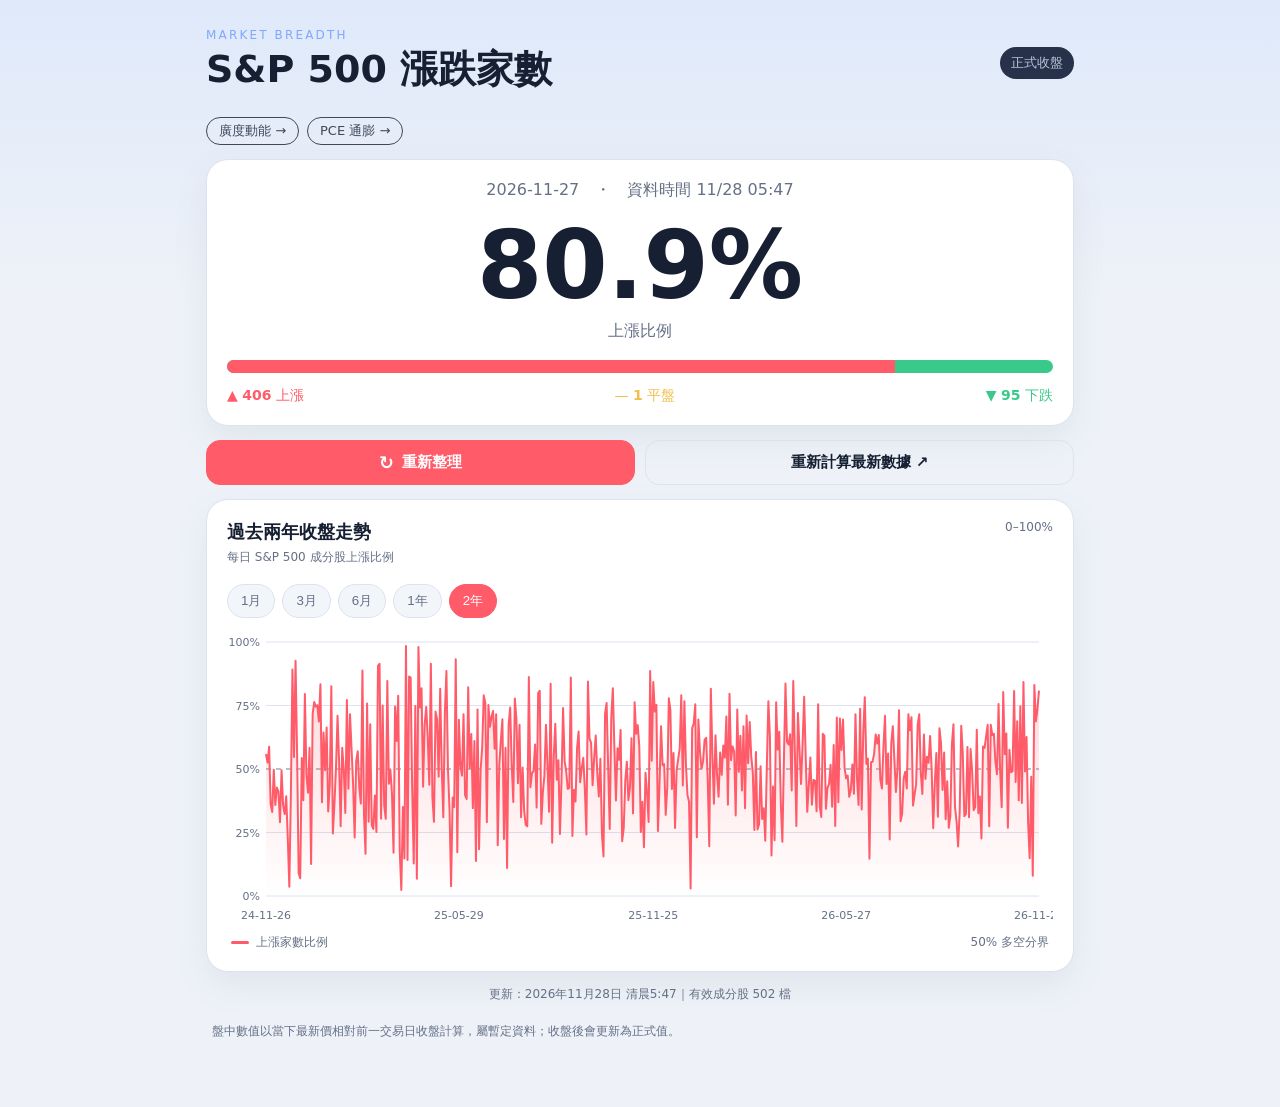
<file: docs/index.html>
<!doctype html>
<html lang="zh-Hant">
<head>
  <meta charset="utf-8">
  <meta name="viewport" content="width=device-width,initial-scale=1,viewport-fit=cover">
  <meta name="theme-color" content="#0b1020">
  <title>S&P 500 漲跌家數</title>
  <link rel="stylesheet" href="style.css">
</head>
<body>
  <main>
    <header><div><p class="eyebrow">MARKET BREADTH</p><h1>S&P 500 漲跌家數</h1></div><span id="badge">讀取中</span></header>
    <nav style="margin:0 0 12px;display:flex;gap:8px;flex-wrap:wrap"><a href="mcclellan.html" style="display:inline-block;font-size:13px;color:inherit;opacity:.8;text-decoration:none;padding:4px 12px;border-radius:999px;border:1px solid currentColor">廣度動能 →</a><a href="pce.html" style="display:inline-block;font-size:13px;color:inherit;opacity:.8;text-decoration:none;padding:4px 12px;border-radius:999px;border:1px solid currentColor">PCE 通膨 →</a></nav>
    <section class="hero card">
      <p id="session">—</p>
      <div class="score"><strong id="upPct">—</strong><span>上漲比例</span></div>
      <div class="bar"><i id="upBar"></i></div>
      <div class="counts"><span class="up">▲ <b id="up">—</b> 上漲</span><span class="flat">— <b id="flat">—</b> 平盤</span><span class="down">▼ <b id="down">—</b> 下跌</span></div>
    </section>
    <div class="actions">
      <button id="refreshBtn" type="button"><span class="ico" aria-hidden="true">↻</span><span id="refreshTxt">重新整理</span></button>
      <a id="runLink" target="_blank" rel="noopener" hidden>重新計算最新數據 ↗</a>
    </div>
    <p id="refreshNote" class="refresh-note" hidden>「重新計算」會到 GitHub 執行一次更新（需登入），約 2 分鐘算完；之後回來按「重新整理」就會看到新數字。</p>
    <section class="card chart-card">
      <div class="section-title"><div><h2 id="chartTitle">過去兩年收盤走勢</h2><p>每日 S&amp;P 500 成分股上漲比例</p></div><span>0–100%</span></div>
      <div class="ranges" role="group" aria-label="線圖期間"><button data-days="31">1月</button><button data-days="93">3月</button><button data-days="186">6月</button><button data-days="366">1年</button><button class="active" data-days="731">2年</button></div>
      <div class="chart-wrap"><canvas id="chart" height="300"></canvas><div id="tooltip" class="tooltip" hidden></div></div>
      <div class="legend"><i></i><span>上漲家數比例</span><em>50% 多空分界</em></div>
    </section>
    <p id="updated" class="updated">等待資料…</p>
    <p class="note">盤中數值以當下最新價相對前一交易日收盤計算，屬暫定資料；收盤後會更新為正式值。</p>
  </main>
  <script src="app.js"></script>
</body>
</html>
</file>
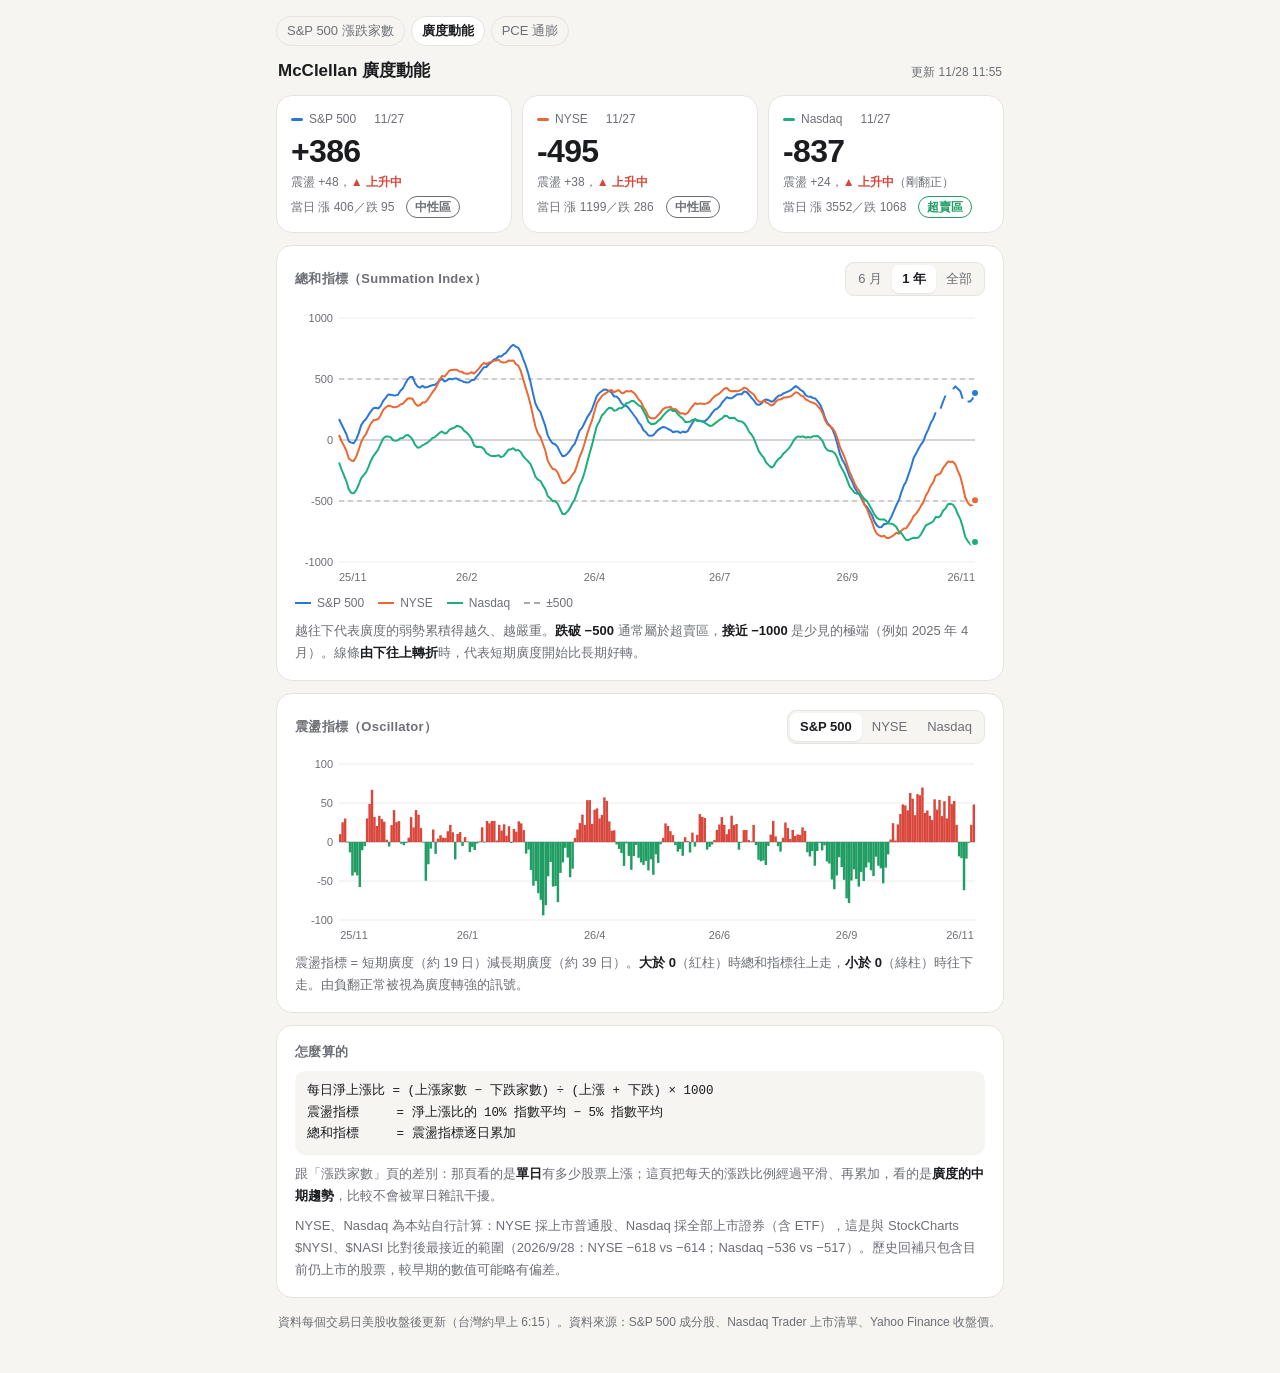
<file: docs/mcclellan.html>
<!DOCTYPE html>
<html lang="zh-Hant">
<head>
<meta charset="utf-8">
<meta name="viewport" content="width=device-width, initial-scale=1, viewport-fit=cover">
<meta name="theme-color" content="#f6f5f2" media="(prefers-color-scheme: light)">
<meta name="theme-color" content="#131417" media="(prefers-color-scheme: dark)">
<meta name="apple-mobile-web-app-capable" content="yes">
<meta name="apple-mobile-web-app-title" content="廣度動能">
<title>McClellan 廣度動能</title>
<link rel="icon" href="data:image/svg+xml,<svg xmlns='http://www.w3.org/2000/svg' viewBox='0 0 32 32'><rect width='32' height='32' rx='7' fill='%23eb6834'/><path d='M5 20c4 0 5-10 9-10s4 12 8 12 4-8 5-8' stroke='white' stroke-width='3' fill='none' stroke-linecap='round'/></svg>">
<style>
  :root {
    --bg: #f6f5f2; --card: #ffffff; --ink: #1b1c1f; --muted: #6d6f76; --line: #e6e4df;
    --grid: #ecebe7; --ref: #a9a8a3; --s1: #2a78d6; --s2: #eb6834; --s3: #1baf7a;
    --hot: #d9463b; --cool: #1f9d62; --warn-bg: #fff3d6; --warn-ink: #8a5a00; --ok-bg: #eceef3; --ok-ink: #474a52;
  }
  @media (prefers-color-scheme: dark) {
    :root:not([data-theme="light"]) {
      --bg: #131417; --card: #1c1d21; --ink: #ecedef; --muted: #979aa2; --line: #2b2d33;
      --grid: #26282d; --ref: #6c6e75; --s1: #3987e5; --s2: #d95926; --s3: #199e70;
      --hot: #f0625a; --cool: #3fbf85; --warn-bg: #3b2f14; --warn-ink: #f2c35b; --ok-bg: #2a2c32; --ok-ink: #c3c5cb;
    }
  }
  :root[data-theme="dark"] {
    --bg: #131417; --card: #1c1d21; --ink: #ecedef; --muted: #979aa2; --line: #2b2d33;
    --grid: #26282d; --ref: #6c6e75; --s1: #3987e5; --s2: #d95926; --s3: #199e70;
    --hot: #f0625a; --cool: #3fbf85; --warn-bg: #3b2f14; --warn-ink: #f2c35b; --ok-bg: #2a2c32; --ok-ink: #c3c5cb;
  }
  * { box-sizing: border-box; }
  html { -webkit-text-size-adjust: 100%; }
  body { margin: 0; background: var(--bg); color: var(--ink);
    font: 15px/1.5 -apple-system, BlinkMacSystemFont, "PingFang TC", "Noto Sans TC", "Microsoft JhengHei", sans-serif; font-feature-settings: "tnum"; }
  main { max-width: 760px; margin: 0 auto; padding: max(16px, env(safe-area-inset-top)) 16px 40px; }
  nav { display: flex; gap: 6px; margin: 0 0 12px; flex-wrap: wrap; }
  nav a { font-size: 13px; color: var(--muted); text-decoration: none; padding: 4px 10px; border-radius: 999px; border: 1px solid var(--line); }
  nav a[aria-current] { color: var(--ink); background: var(--card); font-weight: 600; }
  header { display: flex; align-items: baseline; justify-content: space-between; gap: 12px; margin: 0 2px 12px; }
  h1 { font-size: 17px; font-weight: 650; margin: 0; }
  .sub { font-size: 12px; color: var(--muted); }
  .card { background: var(--card); border: 1px solid var(--line); border-radius: 16px; padding: 16px 18px; margin-bottom: 12px; }
  .card h2 { font-size: 13px; font-weight: 600; color: var(--muted); margin: 0; letter-spacing: .02em; }
  .row { display: flex; align-items: center; justify-content: space-between; gap: 10px; flex-wrap: wrap; }

  .kpis { display: grid; grid-template-columns: repeat(3, 1fr); gap: 10px; margin-bottom: 12px; }
  @media (max-width: 560px) { .kpis { grid-template-columns: 1fr; } }
  .kpi { background: var(--card); border: 1px solid var(--line); border-radius: 16px; padding: 14px; min-width: 0; }
  .kpi .lab { font-size: 12px; color: var(--muted); display: flex; align-items: center; gap: 6px; }
  .kpi .val { font-size: 32px; font-weight: 700; line-height: 1.1; margin: 6px 0 4px; letter-spacing: -.02em; }
  .kpi .note { font-size: 12px; color: var(--muted); line-height: 1.55; }
  .kpi .zone { display: inline-block; font-size: 12px; font-weight: 600; padding: 1px 8px; border-radius: 999px; margin-top: 4px; }
  @media (max-width: 560px) {
    .kpi { display: grid; grid-template-columns: 1fr auto; column-gap: 12px; align-items: center; }
    .kpi .lab { grid-column: 1 / -1; }
    .kpi .val { grid-row: 2 / 4; grid-column: 2; margin: 0; text-align: right; }
  }
  .sw { width: 12px; height: 3px; border-radius: 2px; display: inline-block; }

  .tabs { display: inline-flex; background: var(--bg); border: 1px solid var(--line); border-radius: 9px; padding: 2px; }
  .tabs button { border: 0; background: none; color: var(--muted); font: inherit; font-size: 13px; padding: 4px 10px; border-radius: 7px; cursor: pointer; }
  .tabs button[aria-pressed="true"] { background: var(--card); color: var(--ink); font-weight: 600; box-shadow: 0 1px 2px rgba(0,0,0,.08); }

  .chart { position: relative; margin-top: 10px; touch-action: pan-y; }
  .chart svg { display: block; width: 100%; overflow: visible; }
  .tip { position: absolute; top: 0; pointer-events: none; background: var(--ink); color: var(--card); font-size: 12px;
    padding: 6px 9px; border-radius: 8px; white-space: nowrap; transform: translateX(-50%); opacity: 0; transition: opacity .1s; z-index: 2; line-height: 1.5; }
  .legend { display: flex; flex-wrap: wrap; gap: 14px; font-size: 12px; color: var(--muted); margin-top: 8px; }
  .legend span { display: inline-flex; align-items: center; gap: 6px; }
  .legend i { width: 16px; height: 0; border-top: 2px solid; display: inline-block; }
  .legend i.dash { border-top-style: dashed; }
  .explain { font-size: 13px; color: var(--muted); margin: 8px 0 0; line-height: 1.7; }
  .explain b { color: var(--ink); font-weight: 600; }
  .formula { font: 12.5px/1.7 ui-monospace, SFMono-Regular, Menlo, Consolas, monospace; background: var(--bg); border-radius: 10px; padding: 10px 12px; margin: 10px 0 0; color: var(--ink); white-space: pre-wrap; }
  footer { font-size: 12px; color: var(--muted); margin: 14px 2px 0; line-height: 1.7; }
  .empty { text-align: center; padding: 36px 12px; color: var(--muted); }
  [hidden] { display: none !important; }
</style>
</head>
<body>
<main>
  <nav>
    <a href="index.html">S&amp;P 500 漲跌家數</a>
    <a href="mcclellan.html" aria-current="page">廣度動能</a>
    <a href="pce.html">PCE 通膨</a>
  </nav>
  <header>
    <h1>McClellan 廣度動能</h1>
    <span class="sub" id="updated"></span>
  </header>

  <section class="card empty" id="empty" hidden>還沒有資料。到 GitHub 的 Actions 頁面執行「更新 McClellan 廣度動能」，約 5～10 分鐘後重新整理。</section>

  <div id="content" hidden>
    <div class="kpis" id="kpis"></div>

    <section class="card">
      <div class="row">
        <h2>總和指標（Summation Index）</h2>
        <div class="tabs" data-for="range">
          <button data-n="130">6 月</button><button data-n="260" aria-pressed="true">1 年</button><button data-n="9999">全部</button>
        </div>
      </div>
      <div class="chart" id="cSum"><svg></svg><div class="tip"></div></div>
      <div class="legend" id="sumLegend"></div>
      <p class="explain">越往下代表廣度的弱勢累積得越久、越嚴重。<b>跌破 −500</b> 通常屬於超賣區，<b>接近 −1000</b> 是少見的極端（例如 2025 年 4 月）。線條<b>由下往上轉折</b>時，代表短期廣度開始比長期好轉。</p>
    </section>

    <section class="card">
      <div class="row">
        <h2>震盪指標（Oscillator）</h2>
        <div class="tabs" data-for="mkt" id="mktTabs"></div>
      </div>
      <div class="chart" id="cOsc"><svg></svg><div class="tip"></div></div>
      <p class="explain">震盪指標 = 短期廣度（約 19 日）減長期廣度（約 39 日）。<b>大於 0</b>（紅柱）時總和指標往上走，<b>小於 0</b>（綠柱）時往下走。由負翻正常被視為廣度轉強的訊號。</p>
    </section>

    <section class="card">
      <h2>怎麼算的</h2>
      <div class="formula">每日淨上漲比 = (上漲家數 − 下跌家數) ÷ (上漲 + 下跌) × 1000
震盪指標     = 淨上漲比的 10% 指數平均 − 5% 指數平均
總和指標     = 震盪指標逐日累加</div>
      <p class="explain">跟「漲跌家數」頁的差別：那頁看的是<b>單日</b>有多少股票上漲；這頁把每天的漲跌比例經過平滑、再累加，看的是<b>廣度的中期趨勢</b>，比較不會被單日雜訊干擾。</p>
      <p class="explain" id="diffNote">NYSE、Nasdaq 為本站自行計算：NYSE 採上市普通股、Nasdaq 採全部上市證券（含 ETF），這是與 StockCharts $NYSI、$NASI 比對後最接近的範圍（2026/9/28：NYSE −618 vs −614；Nasdaq −536 vs −517）。歷史回補只包含目前仍上市的股票，較早期的數值可能略有偏差。</p>
    </section>
  </div>

  <footer>資料每個交易日美股收盤後更新（台灣約早上 6:15）。資料來源：S&amp;P 500 成分股、Nasdaq Trader 上市清單、Yahoo Finance 收盤價。<br><span id="source"></span></footer>
</main>

<script>
const $ = id => document.getElementById(id);
const css = v => getComputedStyle(document.documentElement).getPropertyValue(v).trim();
const MK = [
  { key: "sp500", name: "S&P 500", color: "--s1" },
  { key: "nyse", name: "NYSE", color: "--s2" },
  { key: "nasdaq", name: "Nasdaq", color: "--s3" },
];
let D = null, RANGE = 260, SEL = "sp500";
const md = d => { const [y, m, dd] = d.split("-"); return `${+m}/${+dd}`; };
const ymd = d => { const [y, m, dd] = d.split("-"); return `${y}/${+m}/${+dd}`; };
const tickLab = d => { const [y, m] = d.split("-"); return `${y.slice(2)}/${+m}`; };
const fmt = v => (v > 0 ? "+" : "") + v.toFixed(0);

async function load() {
  try {
    const r = await fetch(`data/mcclellan.json?t=${Date.now()}`, { cache: "no-store" });
    if (!r.ok) throw 0;
    D = await r.json(); render();
  } catch { $("empty").hidden = false; $("content").hidden = true; }
}

function zone(v) {
  if (v <= -1000) return ["極端超賣", "var(--cool)"];
  if (v <= -500) return ["超賣區", "var(--cool)"];
  if (v >= 1000) return ["極端強勢", "var(--hot)"];
  if (v >= 500) return ["強勢區", "var(--hot)"];
  return ["中性區", "var(--muted)"];
}

function render() {
  $("empty").hidden = true; $("content").hidden = false;
  const avail = MK.filter(m => D.markets[m.key]?.series?.length);
  $("updated").textContent = `更新 ${D.updated_tw.slice(5).replace("-", "/")}`;
  $("kpis").innerHTML = avail.map(m => {
    const S = D.markets[m.key].series, L = S.at(-1), P = S.at(-2);
    const [zt, zc] = zone(L.sum), rising = L.osc > 0;
    const turn = P && (P.osc <= 0) !== (L.osc <= 0) ? (rising ? "（剛翻正）" : "（剛翻負）") : "";
    return `<div class="kpi">
      <div class="lab"><span class="sw" style="background:var(${m.color})"></span>${m.name}　<span>${md(L.d)}</span></div>
      <div class="val">${fmt(L.sum)}</div>
      <div class="note">震盪 ${fmt(L.osc)}，<span style="color:${rising ? "var(--hot)" : "var(--cool)"};font-weight:600">${rising ? "▲ 上升中" : "▼ 下降中"}</span>${turn}</div>
      <div class="note">當日 漲 ${L.up}／跌 ${L.down}　<span class="zone" style="color:${zc};border:1px solid ${zc}">${zt}</span></div>
    </div>`;
  }).join("");
  $("sumLegend").innerHTML = avail.map(m => `<span><i style="border-color:var(${m.color})"></i>${m.name}</span>`).join("") +
    `<span><i class="dash" style="border-color:var(--ref)"></i>±500</span>`;
  $("mktTabs").innerHTML = avail.map(m => `<button data-k="${m.key}" aria-pressed="${m.key === SEL}">${m.name}</button>`).join("");
  if (!avail.some(m => m.key === SEL)) SEL = avail[0].key;
  $("source").textContent = "";
  drawSum(); drawOsc();
}

// ---------- 總和指標：三條線同一個刻度 ----------
function drawSum() {
  const avail = MK.filter(m => D.markets[m.key]?.series?.length);
  const maps = Object.fromEntries(avail.map(m => [m.key, new Map(D.markets[m.key].series.map(p => [p.d, p.sum]))]));
  const dates = [...new Set(avail.flatMap(m => D.markets[m.key].series.map(p => p.d)))].sort().slice(-RANGE);
  const rows = dates.map(d => ({ d, ...Object.fromEntries(avail.map(m => [m.key, maps[m.key].get(d) ?? null])) }));
  const vals = rows.flatMap(r => avail.map(m => r[m.key])).filter(v => v != null);
  let lo = Math.min(...vals, -600), hi = Math.max(...vals, 600);
  const step = hi - lo > 1600 ? 500 : 250; lo = Math.floor(lo / step) * step; hi = Math.ceil(hi / step) * step;
  lineChart($("cSum"), rows, avail.map(m => ({ key: m.key, color: m.color, name: m.name })), [-500, 500], { lo, hi, step }, 0);
}

function lineChart(box, rows, series, refs, dom, zeroLine) {
  const svg = box.querySelector("svg"), tip = box.querySelector(".tip");
  const W = box.clientWidth || 320, H = Math.round(Math.min(280, Math.max(200, W * 0.56)));
  const P = { l: 44, r: 10, t: 12, b: 24 }, iw = W - P.l - P.r, ih = H - P.t - P.b, n = rows.length;
  const X = i => P.l + (n === 1 ? iw / 2 : i / (n - 1) * iw);
  const Y = v => P.t + (1 - (v - dom.lo) / (dom.hi - dom.lo)) * ih;
  let s = "";
  for (let g = dom.lo; g <= dom.hi + 1e-9; g += dom.step) {
    s += `<line x1="${P.l}" x2="${W - P.r}" y1="${Y(g)}" y2="${Y(g)}" stroke="${css(g === 0 ? "--ref" : "--grid")}" stroke-width="${g === 0 ? 1.2 : 1}"/>`;
    s += `<text x="${P.l - 6}" y="${Y(g) + 4}" text-anchor="end" font-size="11" fill="${css("--muted")}">${g}</text>`;
  }
  for (const r of refs) if (r > dom.lo && r < dom.hi)
    s += `<line x1="${P.l}" x2="${W - P.r}" y1="${Y(r)}" y2="${Y(r)}" stroke="${css("--ref")}" stroke-width="1.2" stroke-dasharray="5 4"/>`;
  const ticks = Math.min(n, W < 420 ? 4 : 6);
  for (let k = 0; k < ticks; k++) {
    const i = Math.round(k * (n - 1) / Math.max(1, ticks - 1)), a = k === 0 ? "start" : k === ticks - 1 ? "end" : "middle";
    s += `<text x="${X(i)}" y="${H - 5}" text-anchor="${a}" font-size="11" fill="${css("--muted")}">${tickLab(rows[i].d)}</text>`;
  }
  for (const se of series) {
    let d = "", pen = false;
    rows.forEach((r, i) => { const v = r[se.key]; if (v == null) { pen = false; return; }
      d += `${pen ? "L" : "M"}${X(i).toFixed(1)},${Y(v).toFixed(1)}`; pen = true; });
    s += `<path d="${d}" fill="none" stroke="${css(se.color)}" stroke-width="2" stroke-linejoin="round"/>`;
  }
  for (const se of series) { const i = rows.map(r => r[se.key]).findLastIndex(v => v != null);
    if (i >= 0) s += `<circle cx="${X(i)}" cy="${Y(rows[i][se.key])}" r="4" fill="${css(se.color)}" stroke="${css("--card")}" stroke-width="2"/>`; }
  s += `<g class="cur" visibility="hidden"><line y1="${P.t}" y2="${P.t + ih}" stroke="${css("--muted")}"/>` +
    series.map(se => `<circle r="4.5" fill="${css("--card")}" stroke="${css(se.color)}" stroke-width="2"/>`).join("") + `</g>`;
  s += `<rect x="${P.l}" y="0" width="${iw}" height="${H}" fill="transparent"/>`;
  svg.setAttribute("viewBox", `0 0 ${W} ${H}`); svg.setAttribute("height", H); svg.innerHTML = s;
  const cur = svg.querySelector(".cur");
  const show = e => {
    const rect = svg.getBoundingClientRect(), cx = (e.touches ? e.touches[0].clientX : e.clientX) - rect.left;
    const i = Math.max(0, Math.min(n - 1, Math.round((cx - P.l) / iw * (n - 1)))), r = rows[i], x = X(i);
    cur.setAttribute("visibility", "visible");
    cur.querySelector("line").setAttribute("x1", x); cur.querySelector("line").setAttribute("x2", x);
    cur.querySelectorAll("circle").forEach((c, k) => { const v = r[series[k].key]; c.setAttribute("cx", x); c.setAttribute("cy", v == null ? -99 : Y(v)); });
    tip.innerHTML = `<b>${ymd(r.d)}</b><br>` + series.map(se =>
      `<span style="color:${css(se.color)}">●</span> ${se.name} ${r[se.key] == null ? "—" : fmt(r[se.key])}`).join("<br>");
    tip.style.opacity = 1; const half = tip.offsetWidth / 2;
    tip.style.left = `${Math.max(half, Math.min(W - half, x))}px`; tip.style.top = `${-tip.offsetHeight - 6}px`;
  };
  const hide = () => { cur.setAttribute("visibility", "hidden"); tip.style.opacity = 0; };
  svg.onpointermove = show; svg.onpointerdown = show; svg.onpointerleave = hide;
  svg.ontouchmove = show; svg.ontouchend = () => setTimeout(hide, 1800);
}

// ---------- 震盪指標：柱狀圖 ----------
function drawOsc() {
  const box = $("cOsc"), svg = box.querySelector("svg"), tip = box.querySelector(".tip");
  const rows = D.markets[SEL].series.slice(-RANGE), n = rows.length;
  const W = box.clientWidth || 320, H = 190, P = { l: 44, r: 10, t: 10, b: 24 }, iw = W - P.l - P.r, ih = H - P.t - P.b;
  const m = Math.max(...rows.map(r => Math.abs(r.osc)), 50), step = m > 200 ? 100 : 50, top = Math.ceil(m / step) * step;
  const Y = v => P.t + (1 - (v + top) / (2 * top)) * ih, bw = iw / n;
  let s = "";
  for (let g = -top; g <= top; g += step) {
    s += `<line x1="${P.l}" x2="${W - P.r}" y1="${Y(g)}" y2="${Y(g)}" stroke="${css(g === 0 ? "--ref" : "--grid")}"/>`;
    s += `<text x="${P.l - 6}" y="${Y(g) + 4}" text-anchor="end" font-size="11" fill="${css("--muted")}">${g}</text>`;
  }
  const hot = css("--hot"), cool = css("--cool");
  rows.forEach((r, i) => {
    const y0 = Y(0), y1 = Y(r.osc), x = P.l + i * bw, w = Math.max(1, bw - (bw > 3 ? 1 : 0));
    s += `<rect x="${x.toFixed(1)}" y="${Math.min(y0, y1).toFixed(1)}" width="${w.toFixed(2)}" height="${Math.max(.5, Math.abs(y1 - y0)).toFixed(1)}" fill="${r.osc >= 0 ? hot : cool}"/>`;
  });
  const ticks = Math.min(n, W < 420 ? 4 : 6);
  for (let k = 0; k < ticks; k++) {
    const i = Math.round(k * (n - 1) / Math.max(1, ticks - 1)), a = k === 0 ? "start" : k === ticks - 1 ? "end" : "middle";
    s += `<text x="${P.l + (i + .5) * bw}" y="${H - 5}" text-anchor="${a}" font-size="11" fill="${css("--muted")}">${tickLab(rows[i].d)}</text>`;
  }
  s += `<line class="cur" y1="${P.t}" y2="${P.t + ih}" stroke="${css("--muted")}" visibility="hidden"/>`;
  s += `<rect x="${P.l}" y="0" width="${iw}" height="${H}" fill="transparent"/>`;
  svg.setAttribute("viewBox", `0 0 ${W} ${H}`); svg.setAttribute("height", H); svg.innerHTML = s;
  const cur = svg.querySelector(".cur");
  const show = e => {
    const rect = svg.getBoundingClientRect(), cx = (e.touches ? e.touches[0].clientX : e.clientX) - rect.left;
    const i = Math.max(0, Math.min(n - 1, Math.floor((cx - P.l) / bw))), r = rows[i], x = P.l + (i + .5) * bw;
    cur.setAttribute("x1", x); cur.setAttribute("x2", x); cur.setAttribute("visibility", "visible");
    tip.innerHTML = `<b>${ymd(r.d)}</b><br>震盪 ${fmt(r.osc)}　總和 ${fmt(r.sum)}<br>漲 ${r.up}／跌 ${r.down}（淨上漲比 ${fmt(r.rana)}）`;
    tip.style.opacity = 1; const half = tip.offsetWidth / 2;
    tip.style.left = `${Math.max(half, Math.min(W - half, x))}px`; tip.style.top = `${-tip.offsetHeight - 6}px`;
  };
  const hide = () => { cur.setAttribute("visibility", "hidden"); tip.style.opacity = 0; };
  svg.onpointermove = show; svg.onpointerdown = show; svg.onpointerleave = hide;
  svg.ontouchmove = show; svg.ontouchend = () => setTimeout(hide, 1800);
}

document.addEventListener("click", e => {
  const b = e.target.closest(".tabs button"); if (!b || !D) return;
  const t = b.closest(".tabs");
  t.querySelectorAll("button").forEach(x => x.setAttribute("aria-pressed", x === b));
  if (t.dataset.for === "range") { RANGE = +b.dataset.n; drawSum(); drawOsc(); }
  else { SEL = b.dataset.k; drawOsc(); }
});
let rt; addEventListener("resize", () => { clearTimeout(rt); rt = setTimeout(() => D && render(), 150); });
matchMedia("(prefers-color-scheme: dark)").addEventListener("change", () => D && render());
document.addEventListener("visibilitychange", () => { if (!document.hidden && D) load(); });
load();
</script>
</body>
</html>
</file>
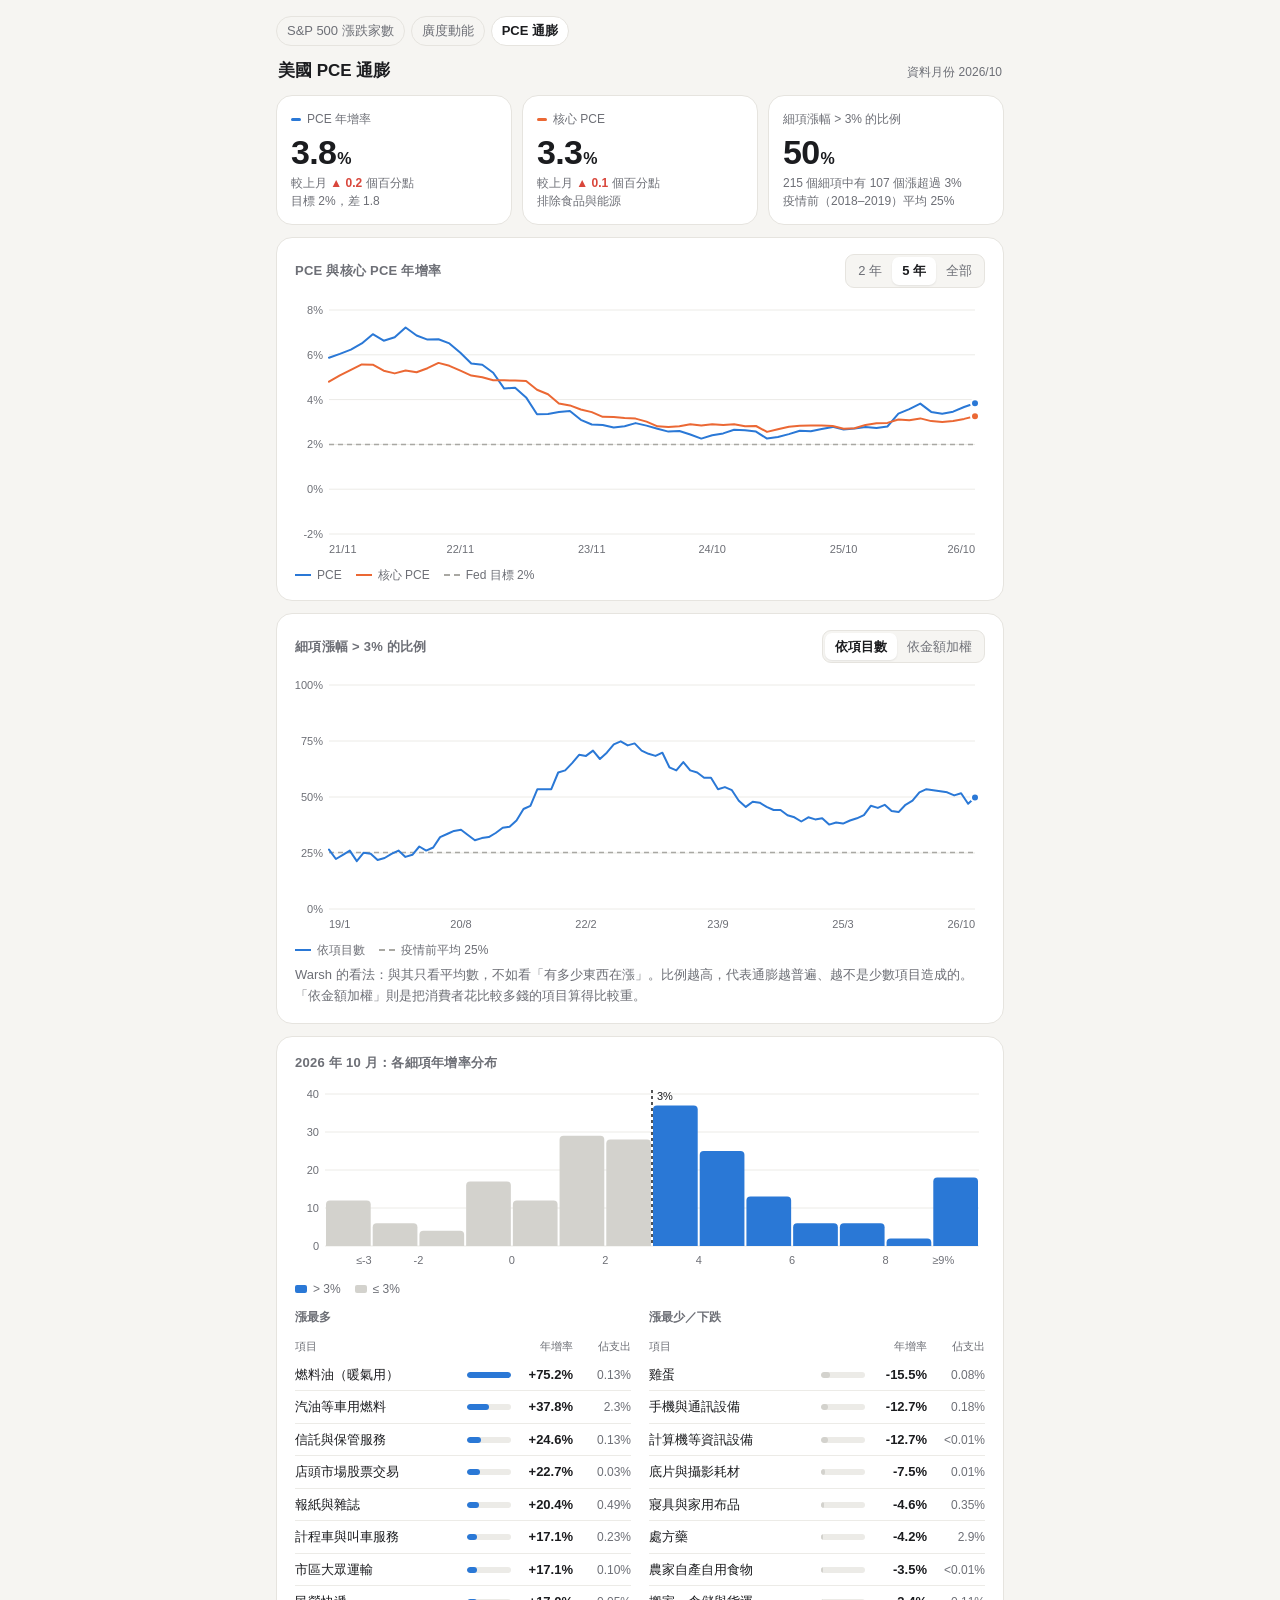
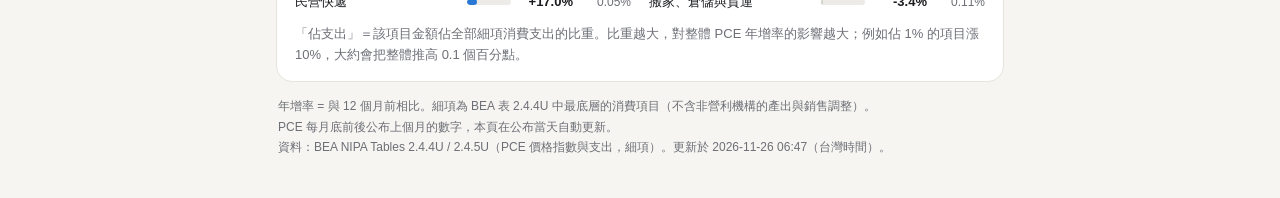
<file: docs/pce.html>
<!DOCTYPE html>
<html lang="zh-Hant">
<head>
<meta charset="utf-8">
<meta name="viewport" content="width=device-width, initial-scale=1, viewport-fit=cover">
<meta name="theme-color" content="#f6f5f2" media="(prefers-color-scheme: light)">
<meta name="theme-color" content="#131417" media="(prefers-color-scheme: dark)">
<meta name="apple-mobile-web-app-capable" content="yes">
<meta name="apple-mobile-web-app-title" content="PCE 通膨">
<title>美國 PCE 通膨</title>
<link rel="icon" href="data:image/svg+xml,<svg xmlns='http://www.w3.org/2000/svg' viewBox='0 0 32 32'><rect width='32' height='32' rx='7' fill='%232a78d6'/><text x='16' y='22' font-size='15' font-family='Arial' font-weight='700' fill='white' text-anchor='middle'>%25</text></svg>">
<style>
  :root {
    --bg: #f6f5f2; --card: #ffffff; --ink: #1b1c1f; --muted: #6d6f76; --line: #e6e4df;
    --grid: #ecebe7; --ref: #a9a8a3; --s1: #2a78d6; --s2: #eb6834; --dim: #d3d2cd;
    --hot: #d9463b; --cool: #1f9d62;
  }
  @media (prefers-color-scheme: dark) {
    :root:not([data-theme="light"]) {
      --bg: #131417; --card: #1c1d21; --ink: #ecedef; --muted: #979aa2; --line: #2b2d33;
      --grid: #26282d; --ref: #6c6e75; --s1: #3987e5; --s2: #d95926; --dim: #3a3c42;
      --hot: #f0625a; --cool: #3fbf85;
    }
  }
  :root[data-theme="dark"] {
    --bg: #131417; --card: #1c1d21; --ink: #ecedef; --muted: #979aa2; --line: #2b2d33;
    --grid: #26282d; --ref: #6c6e75; --s1: #3987e5; --s2: #d95926; --dim: #3a3c42;
    --hot: #f0625a; --cool: #3fbf85;
  }
  * { box-sizing: border-box; }
  html { -webkit-text-size-adjust: 100%; }
  body {
    margin: 0; background: var(--bg); color: var(--ink);
    font: 15px/1.5 -apple-system, BlinkMacSystemFont, "PingFang TC", "Noto Sans TC", "Microsoft JhengHei", sans-serif;
    font-feature-settings: "tnum";
  }
  main { max-width: 760px; margin: 0 auto; padding: max(16px, env(safe-area-inset-top)) 16px 40px; }
  nav { display: flex; gap: 6px; margin: 0 0 12px; }
  nav a { font-size: 13px; color: var(--muted); text-decoration: none; padding: 4px 10px; border-radius: 999px; border: 1px solid var(--line); }
  nav a[aria-current] { color: var(--ink); background: var(--card); font-weight: 600; }
  header { display: flex; align-items: baseline; justify-content: space-between; gap: 12px; margin: 0 2px 12px; }
  h1 { font-size: 17px; font-weight: 650; margin: 0; }
  .sub { font-size: 12px; color: var(--muted); }
  .card { background: var(--card); border: 1px solid var(--line); border-radius: 16px; padding: 16px 18px; margin-bottom: 12px; }
  .card h2 { font-size: 13px; font-weight: 600; color: var(--muted); margin: 0; letter-spacing: .02em; }
  .row { display: flex; align-items: center; justify-content: space-between; gap: 10px; flex-wrap: wrap; }

  .kpis { display: grid; grid-template-columns: repeat(3, 1fr); gap: 10px; margin-bottom: 12px; }
  .kpi { background: var(--card); border: 1px solid var(--line); border-radius: 16px; padding: 14px; min-width: 0; }
  .kpi .lab { font-size: 12px; color: var(--muted); display: flex; align-items: center; gap: 6px; }
  .kpi .val { font-size: 34px; font-weight: 700; line-height: 1.1; margin: 6px 0 4px; letter-spacing: -.02em; }
  .kpi .val small { font-size: 16px; font-weight: 600; margin-left: 1px; }
  .kpi .note { font-size: 12px; color: var(--muted); line-height: 1.45; }
  .kpi .chg { font-weight: 600; }
  .sw { width: 10px; height: 3px; border-radius: 2px; display: inline-block; }
  @media (max-width: 520px) {
    .kpis { grid-template-columns: 1fr 1fr; }
    .kpi.wide { grid-column: 1 / -1; }
  }

  .tabs { display: inline-flex; background: var(--bg); border: 1px solid var(--line); border-radius: 9px; padding: 2px; }
  .tabs button { border: 0; background: none; color: var(--muted); font: inherit; font-size: 13px; padding: 4px 10px; border-radius: 7px; cursor: pointer; }
  .tabs button[aria-pressed="true"] { background: var(--card); color: var(--ink); font-weight: 600; box-shadow: 0 1px 2px rgba(0,0,0,.08); }

  .chart { position: relative; margin-top: 10px; touch-action: pan-y; }
  .chart svg { display: block; width: 100%; overflow: visible; }
  .tip { position: absolute; top: 0; pointer-events: none; background: var(--ink); color: var(--card); font-size: 12px;
    padding: 6px 9px; border-radius: 8px; white-space: nowrap; transform: translateX(-50%); opacity: 0; transition: opacity .1s; z-index: 2; line-height: 1.5; }
  .legend { display: flex; flex-wrap: wrap; gap: 14px; font-size: 12px; color: var(--muted); margin-top: 8px; }
  .legend span { display: inline-flex; align-items: center; gap: 6px; }
  .legend i { width: 16px; height: 0; border-top: 2px solid; display: inline-block; }
  .legend i.dash { border-top-style: dashed; }
  .explain { font-size: 13px; color: var(--muted); margin: 6px 0 0; line-height: 1.6; }

  .items { list-style: none; padding: 0; margin: 10px 0 0; }
  .items li { display: grid; grid-template-columns: 1fr 44px 54px 50px; align-items: center; gap: 8px; padding: 6px 0; border-top: 1px solid var(--grid); font-size: 13px; }
  .items li.hd { font-size: 11px; color: var(--muted); padding: 2px 0 4px; border-top: 0; }
  .items li.hd span { text-align: right; }
  .items .wt { text-align: right; color: var(--muted); font-size: 12px; }
  .items li:first-child, .items li.hd + li { border-top: 0; }
  .items .nm { overflow: hidden; text-overflow: ellipsis; white-space: nowrap; }
  .items .bar { height: 6px; border-radius: 3px; background: var(--grid); overflow: hidden; }
  .items .bar b { display: block; height: 100%; border-radius: 3px; }
  .items .v { text-align: right; font-weight: 600; }
  .cols { display: grid; grid-template-columns: 1fr 1fr; gap: 18px; }
  @media (max-width: 600px) { .cols { grid-template-columns: 1fr; gap: 6px; } }
  .cols h3 { font-size: 12px; font-weight: 600; color: var(--muted); margin: 10px 0 0; }

  footer { font-size: 12px; color: var(--muted); margin: 14px 2px 0; line-height: 1.7; }
  .empty { text-align: center; padding: 36px 12px; color: var(--muted); }
  [hidden] { display: none !important; }
</style>
</head>
<body>
<main>
  <nav>
    <a href="index.html">S&amp;P 500 漲跌家數</a>
    <a href="mcclellan.html">廣度動能</a>
    <a href="pce.html" aria-current="page">PCE 通膨</a>
  </nav>
  <header>
    <h1>美國 PCE 通膨</h1>
    <span class="sub" id="updated"></span>
  </header>

  <section class="card empty" id="empty" hidden>
    還沒有資料。到 GitHub 的 Actions 頁面執行「更新 PCE 通膨」，約 2 分鐘後重新整理。
  </section>

  <div id="content" hidden>
    <div class="kpis">
      <div class="kpi">
        <div class="lab"><span class="sw" style="background:var(--s1)"></span>PCE 年增率</div>
        <div class="val" id="kPce"></div>
        <div class="note" id="nPce"></div>
      </div>
      <div class="kpi">
        <div class="lab"><span class="sw" style="background:var(--s2)"></span>核心 PCE</div>
        <div class="val" id="kCore"></div>
        <div class="note" id="nCore"></div>
      </div>
      <div class="kpi wide">
        <div class="lab">細項漲幅 &gt; 3% 的比例</div>
        <div class="val" id="kB"></div>
        <div class="note" id="nB"></div>
      </div>
    </div>

    <section class="card">
      <div class="row">
        <h2>PCE 與核心 PCE 年增率</h2>
        <div class="tabs" data-for="infl">
          <button data-n="24">2 年</button><button data-n="60" aria-pressed="true">5 年</button><button data-n="9999">全部</button>
        </div>
      </div>
      <div class="chart" id="cInfl"><svg></svg><div class="tip"></div></div>
      <div class="legend">
        <span><i style="border-color:var(--s1)"></i>PCE</span>
        <span><i style="border-color:var(--s2)"></i>核心 PCE</span>
        <span><i class="dash" style="border-color:var(--ref)"></i>Fed 目標 2%</span>
      </div>
    </section>

    <section class="card">
      <div class="row">
        <h2>細項漲幅 &gt; 3% 的比例</h2>
        <div class="tabs" data-for="breadth">
          <button data-k="b" aria-pressed="true">依項目數</button><button data-k="bw">依金額加權</button>
        </div>
      </div>
      <div class="chart" id="cB"><svg></svg><div class="tip"></div></div>
      <div class="legend">
        <span><i style="border-color:var(--s1)"></i><span id="bLegend">比例</span></span>
        <span><i class="dash" style="border-color:var(--ref)"></i><span id="baseLegend">疫情前平均</span></span>
      </div>
      <p class="explain">Warsh 的看法：與其只看平均數，不如看「有多少東西在漲」。比例越高，代表通膨越普遍、越不是少數項目造成的。「依金額加權」則是把消費者花比較多錢的項目算得比較重。</p>
    </section>

    <section class="card">
      <h2 id="distTitle">各細項年增率分布</h2>
      <div class="chart" id="cDist"><svg></svg><div class="tip"></div></div>
      <div class="legend">
        <span><i style="border-color:var(--s1);border-top-width:8px;width:12px;border-radius:2px"></i>&gt; 3%</span>
        <span><i style="border-color:var(--dim);border-top-width:8px;width:12px;border-radius:2px"></i>≤ 3%</span>
      </div>
      <div class="cols">
        <div><h3>漲最多</h3><ul class="items" id="topList"></ul></div>
        <div><h3>漲最少／下跌</h3><ul class="items" id="botList"></ul></div>
      </div>
      <p class="explain">「佔支出」＝該項目金額佔全部細項消費支出的比重。比重越大，對整體 PCE 年增率的影響越大；例如佔 1% 的項目漲 10%，大約會把整體推高 0.1 個百分點。</p>
    </section>
  </div>

  <footer id="foot">
    年增率 = 與 12 個月前相比。細項為 BEA 表 2.4.4U 中最底層的消費項目（不含非營利機構的產出與銷售調整）。<br>
    PCE 每月底前後公布上個月的數字，本頁在公布當天自動更新。<br>
    <span id="source"></span>
  </footer>
</main>

<script>
const $ = id => document.getElementById(id);
const css = v => getComputedStyle(document.documentElement).getPropertyValue(v).trim();
let D = null, RANGE = 60, BKEY = "b", ZH = {};
// 細項中文名稱：對照表沒有的就顯示英文（去掉 BEA 的註腳編號）
const zh = n => ZH[n] || n.replace(/\s*\((?:part of )?\d+\)$/, "");

const ymLabel = m => { const [y, mm] = m.split("-"); return `${y}/${+mm}`; };
const ymShort = m => { const [y, mm] = m.split("-"); return `${y.slice(2)}/${+mm}`; };
const ymZh = m => { const [y, mm] = m.split("-"); return `${y} 年 ${+mm} 月`; };

async function load() {
  try {
    const r = await fetch(`data/pce_inflation.json?t=${Date.now()}`, { cache: "no-store" });
    if (!r.ok) throw 0;
    D = await r.json();
    try { const z = await fetch(`data/pce_names_zh.json?t=${Date.now()}`, { cache: "no-store" }); if (z.ok) ZH = await z.json(); } catch {}
    render();
  } catch { $("empty").hidden = false; $("content").hidden = true; }
}

function chg(cur, prev, unit = " 個百分點") {
  if (prev == null || cur == null) return "";
  const d = Math.round((cur - prev) * 10) / 10;
  if (d === 0) return `<span class="chg" style="color:var(--muted)">持平</span>`;
  const col = d > 0 ? "var(--hot)" : "var(--cool)";
  return `<span class="chg" style="color:${col}">${d > 0 ? "▲" : "▼"} ${Math.abs(d).toFixed(1)}</span>${unit}`;
}

function render() {
  $("empty").hidden = true; $("content").hidden = false;
  const S = D.series, L = S.at(-1), P = S.at(-2);
  $("updated").textContent = `資料月份 ${ymLabel(D.latest_month)}`;
  $("kPce").innerHTML = `${L.pce.toFixed(1)}<small>%</small>`;
  $("nPce").innerHTML = `較上月 ${chg(L.pce, P?.pce)}<br>目標 2%，差 ${(L.pce - 2).toFixed(1)}`;
  $("kCore").innerHTML = `${L.core.toFixed(1)}<small>%</small>`;
  $("nCore").innerHTML = `較上月 ${chg(L.core, P?.core)}<br>排除食品與能源`;
  $("kB").innerHTML = `${L.b.toFixed(0)}<small>%</small>`;
  const base = D.baseline.breadth;
  $("nB").innerHTML = `${L.n} 個細項中有 ${L.n_above} 個漲超過 3%` +
    (base != null ? `<br>疫情前（${D.baseline.period}）平均 ${base.toFixed(0)}%` : "");
  $("distTitle").textContent = `${ymZh(D.latest_month)}：各細項年增率分布`;
  $("source").textContent = `資料：${D.source}。更新於 ${D.updated_tw || "—"}（台灣時間）。`;
  drawInfl(); drawBreadth(); drawDist(); drawLists();
}

// ---------- 折線圖 ----------
function niceDomain(vals, pad = 0.5, include = []) {
  let lo = Math.min(...vals, ...include), hi = Math.max(...vals, ...include);
  lo = Math.floor(lo - pad); hi = Math.ceil(hi + pad);
  const span = hi - lo, step = span <= 6 ? 1 : span <= 12 ? 2 : span <= 30 ? 5 : 10;
  return { lo: Math.floor(lo / step) * step, hi: Math.ceil(hi / step) * step, step };
}

function lineChart(box, rows, series, refs, dom, fmt) {
  const svg = box.querySelector("svg"), tip = box.querySelector(".tip");
  const W = box.clientWidth || 320, H = Math.round(Math.min(260, Math.max(180, W * 0.52)));
  const P = { l: 34, r: 10, t: 12, b: 24 }, iw = W - P.l - P.r, ih = H - P.t - P.b, n = rows.length;
  const X = i => P.l + (n === 1 ? iw / 2 : i / (n - 1) * iw);
  const Y = v => P.t + (1 - (v - dom.lo) / (dom.hi - dom.lo)) * ih;
  let s = "";
  for (let g = dom.lo; g <= dom.hi + 1e-9; g += dom.step) {
    s += `<line x1="${P.l}" x2="${W - P.r}" y1="${Y(g)}" y2="${Y(g)}" stroke="${css("--grid")}"/>`;
    s += `<text x="${P.l - 6}" y="${Y(g) + 4}" text-anchor="end" font-size="11" fill="${css("--muted")}">${g}${fmt}</text>`;
  }
  for (const r of refs) s += `<line x1="${P.l}" x2="${W - P.r}" y1="${Y(r)}" y2="${Y(r)}" stroke="${css("--ref")}" stroke-width="1.5" stroke-dasharray="5 4"/>`;
  const ticks = Math.min(n, W < 420 ? 4 : 6);
  for (let k = 0; k < ticks; k++) {
    const i = Math.round(k * (n - 1) / Math.max(1, ticks - 1));
    const a = k === 0 ? "start" : k === ticks - 1 ? "end" : "middle";
    s += `<text x="${X(i)}" y="${H - 5}" text-anchor="${a}" font-size="11" fill="${css("--muted")}">${ymShort(rows[i].m)}</text>`;
  }
  for (const se of series) {
    let d = "", pen = false;
    rows.forEach((r, i) => { const v = r[se.key]; if (v == null) { pen = false; return; }
      d += `${pen ? "L" : "M"}${X(i).toFixed(1)},${Y(v).toFixed(1)}`; pen = true; });
    s += `<path d="${d}" fill="none" stroke="${css(se.color)}" stroke-width="2" stroke-linejoin="round" stroke-linecap="round"/>`;
  }
  const last = rows.at(-1);
  for (const se of series) if (last[se.key] != null)
    s += `<circle cx="${X(n - 1)}" cy="${Y(last[se.key])}" r="4" fill="${css(se.color)}" stroke="${css("--card")}" stroke-width="2"/>`;
  s += `<g class="cur" visibility="hidden"><line y1="${P.t}" y2="${P.t + ih}" stroke="${css("--muted")}"/>` +
       series.map(se => `<circle r="4.5" fill="${css("--card")}" stroke="${css(se.color)}" stroke-width="2"/>`).join("") + `</g>`;
  s += `<rect x="${P.l}" y="0" width="${iw}" height="${H}" fill="transparent"/>`;
  svg.setAttribute("viewBox", `0 0 ${W} ${H}`); svg.setAttribute("height", H); svg.innerHTML = s;

  const cur = svg.querySelector(".cur");
  const show = e => {
    const rect = svg.getBoundingClientRect(), cx = (e.touches ? e.touches[0].clientX : e.clientX) - rect.left;
    const i = Math.max(0, Math.min(n - 1, Math.round((cx - P.l) / iw * (n - 1)))), r = rows[i], x = X(i);
    cur.setAttribute("visibility", "visible");
    cur.querySelector("line").setAttribute("x1", x); cur.querySelector("line").setAttribute("x2", x);
    cur.querySelectorAll("circle").forEach((c, k) => {
      const v = r[series[k].key]; c.setAttribute("cx", x); c.setAttribute("cy", v == null ? -99 : Y(v)); });
    tip.innerHTML = `<b>${ymZh(r.m)}</b><br>` + series.map(se =>
      `<span style="color:${css(se.color)}">●</span> ${se.name} ${r[se.key] == null ? "—" : r[se.key].toFixed(1) + fmt}` +
      (se.extra ? se.extra(r) : "")).join("<br>");
    tip.style.opacity = 1;
    const half = tip.offsetWidth / 2; tip.style.left = `${Math.max(half, Math.min(W - half, x))}px`;
    tip.style.top = `${-tip.offsetHeight - 6}px`;
  };
  const hide = () => { cur.setAttribute("visibility", "hidden"); tip.style.opacity = 0; };
  svg.onpointermove = show; svg.onpointerdown = show; svg.onpointerleave = hide;
  svg.ontouchmove = show; svg.ontouchend = () => setTimeout(hide, 1800);
}

function drawInfl() {
  const rows = D.series.slice(-RANGE);
  const vals = rows.flatMap(r => [r.pce, r.core]).filter(v => v != null);
  lineChart($("cInfl"), rows, [
    { key: "pce", color: "--s1", name: "PCE" },
    { key: "core", color: "--s2", name: "核心 PCE" },
  ], [2], niceDomain(vals, 0.3, [0, 2]), "%");
}

function drawBreadth() {
  const rows = D.series, base = BKEY === "b" ? D.baseline.breadth : D.baseline.breadth_w;
  $("bLegend").textContent = BKEY === "b" ? "依項目數" : "依金額加權";
  $("baseLegend").textContent = base != null ? `疫情前平均 ${base.toFixed(0)}%` : "疫情前平均";
  lineChart($("cB"), rows, [{ key: BKEY, color: "--s1", name: "漲超過 3% 的比例",
    extra: r => BKEY === "b" ? `（${r.n_above}/${r.n}）` : "" }],
    base != null ? [base] : [], { lo: 0, hi: 100, step: 25 }, "%");
}

// ---------- 分布直方圖 ----------
function drawDist() {
  const box = $("cDist"), svg = box.querySelector("svg"), tip = box.querySelector(".tip");
  const items = D.dist.filter(d => d.yoy != null), th = D.threshold;
  const LO = -4, HI = 10;                       // 區間 1 個百分點；兩端合併
  const bins = [];
  for (let a = LO; a < HI; a++) bins.push({ a, b: a + 1, items: [] });
  items.forEach(d => { const k = Math.max(0, Math.min(bins.length - 1, Math.floor(d.yoy) - LO)); bins[k].items.push(d); });
  const W = box.clientWidth || 320, H = 190, P = { l: 30, r: 6, t: 12, b: 26 }, iw = W - P.l - P.r, ih = H - P.t - P.b;
  const max = Math.max(...bins.map(b => b.items.length), 1);
  const step = max <= 10 ? 2 : max <= 25 ? 5 : 10, top = Math.ceil(max / step) * step;
  const bw = iw / bins.length, Y = v => P.t + (1 - v / top) * ih;
  let s = "";
  for (let g = 0; g <= top; g += step) {
    s += `<line x1="${P.l}" x2="${W - P.r}" y1="${Y(g)}" y2="${Y(g)}" stroke="${css("--grid")}"/>`;
    s += `<text x="${P.l - 6}" y="${Y(g) + 4}" text-anchor="end" font-size="11" fill="${css("--muted")}">${g}</text>`;
  }
  bins.forEach((b, i) => {
    const h = ih * b.items.length / top, x = P.l + i * bw + 1, y = P.t + ih - h, w = Math.max(1, bw - 2);
    const col = b.a >= th ? css("--s1") : css("--dim");
    if (h > 0) s += `<path d="M${x},${P.t + ih}V${y + Math.min(4, h)}q0,-${Math.min(4, h)} ${Math.min(4, w / 2)},-${Math.min(4, h)}H${x + w - Math.min(4, w / 2)}q${Math.min(4, w / 2)},0 ${Math.min(4, w / 2)},${Math.min(4, h)}V${P.t + ih}Z" fill="${col}"/>`;
    const lab = i === 0 ? `≤${b.b}` : i === bins.length - 1 ? `≥${b.a}` : b.a;
    if (i === 0 || i === bins.length - 1 || b.a % 2 === 0)
      s += `<text x="${P.l + i * bw + (i === 0 ? bw : i === bins.length - 1 ? 0 : 0)}" y="${H - 8}" text-anchor="${i === 0 ? "end" : i === bins.length - 1 ? "start" : "middle"}" font-size="11" fill="${css("--muted")}">${lab}${i === bins.length - 1 ? "%" : ""}</text>`;
  });
  const tx = P.l + (th - LO) * bw;
  s += `<line x1="${tx}" x2="${tx}" y1="${P.t - 4}" y2="${P.t + ih}" stroke="${css("--ink")}" stroke-width="1.5" stroke-dasharray="3 3"/>`;
  s += `<text x="${tx + 5}" y="${P.t + 6}" font-size="11" fill="${css("--ink")}">3%</text>`;
  s += `<rect x="${P.l}" y="0" width="${iw}" height="${H}" fill="transparent"/>`;
  svg.setAttribute("viewBox", `0 0 ${W} ${H}`); svg.setAttribute("height", H); svg.innerHTML = s;
  const show = e => {
    const rect = svg.getBoundingClientRect(), cx = (e.touches ? e.touches[0].clientX : e.clientX) - rect.left;
    const i = Math.max(0, Math.min(bins.length - 1, Math.floor((cx - P.l) / bw))), b = bins[i];
    const range = i === 0 ? `低於 ${b.b}%` : i === bins.length - 1 ? `${b.a}% 以上` : `${b.a}% ～ ${b.b}%`;
    const ex = b.items.slice().sort((p, q) => q.w - p.w).slice(0, 3).map(d => `${esc(zh(d.name))}（${d.yoy.toFixed(1)}%，佔 ${fmtW(d.w)}）`);
    tip.innerHTML = `<b>${range}：${b.items.length} 項</b>` + (ex.length ? `<br>${ex.join("<br>")}` : "");
    tip.style.opacity = 1;
    const half = tip.offsetWidth / 2, x = P.l + (i + .5) * bw;
    tip.style.left = `${Math.max(half, Math.min(W - half, x))}px`; tip.style.top = `${-tip.offsetHeight - 6}px`;
  };
  const hide = () => tip.style.opacity = 0;
  svg.onpointermove = show; svg.onpointerdown = show; svg.onpointerleave = hide;
  svg.ontouchmove = show; svg.ontouchend = () => setTimeout(hide, 2200);
}

function drawLists() {
  const items = D.dist.filter(d => d.yoy != null), mx = Math.max(...items.map(d => Math.abs(d.yoy)), 1);
  const li = d => `<li><span class="nm" title="${esc(d.name)}">${esc(zh(d.name))}</span>` +
    `<span class="bar"><b style="width:${Math.abs(d.yoy) / mx * 100}%;background:${d.yoy > D.threshold ? css("--s1") : css("--dim")}"></b></span>` +
    `<span class="v">${d.yoy > 0 ? "+" : ""}${d.yoy.toFixed(1)}%</span>` +
    `<span class="wt">${fmtW(d.w)}</span></li>`;
  const hd = `<li class="hd"><span style="text-align:left">項目</span><span></span><span>年增率</span><span>佔支出</span></li>`;
  $("topList").innerHTML = hd + items.slice(0, 8).map(li).join("");
  $("botList").innerHTML = hd + items.slice(-8).reverse().map(li).join("");
}
// 佔支出比重：太小的多顯示一位小數，避免都變成 0.0%
const fmtW = w => w == null ? "—" : w >= 1 ? `${w.toFixed(1)}%` : w >= 0.1 ? `${w.toFixed(2)}%` : w >= 0.01 ? `${w.toFixed(2)}%` : "<0.01%";
const esc = s => s.replace(/[&<>"]/g, c => ({ "&": "&amp;", "<": "&lt;", ">": "&gt;", '"': "&quot;" })[c]);

document.querySelectorAll(".tabs").forEach(t => t.addEventListener("click", e => {
  const b = e.target.closest("button"); if (!b || !D) return;
  t.querySelectorAll("button").forEach(x => x.setAttribute("aria-pressed", x === b));
  if (t.dataset.for === "infl") { RANGE = +b.dataset.n; drawInfl(); }
  else { BKEY = b.dataset.k; drawBreadth(); }
}));
let rt; addEventListener("resize", () => { clearTimeout(rt); rt = setTimeout(() => D && render(), 150); });
matchMedia("(prefers-color-scheme: dark)").addEventListener("change", () => D && render());
document.addEventListener("visibilitychange", () => { if (!document.hidden && D) load(); });
load();
</script>
</body>
</html>
</file>
<file: docs/style.css>
:root{color-scheme:dark;--bg:#080d19;--card:#11192b;--text:#eef3ff;--muted:#8995ac;--up:#ff5b69;--down:#39c98a;--flat:#f2bd4b;--grid:#263149}*{box-sizing:border-box}body{margin:0;background:radial-gradient(circle at 50% -20%,#213357 0,var(--bg) 42%);color:var(--text);font-family:system-ui,-apple-system,"Noto Sans TC",sans-serif;min-height:100vh}main{width:min(900px,100%);margin:auto;padding:28px 16px 48px}header{display:flex;justify-content:space-between;align-items:center;margin-bottom:20px}h1{font-size:clamp(24px,7vw,38px);margin:2px 0}.eyebrow{margin:0;color:#7fa8ff;font-size:12px;letter-spacing:.18em}#badge{font-size:13px;background:#27324a;color:#b9c5da;padding:7px 11px;border-radius:99px}.card{background:rgba(17,25,43,.9);border:1px solid #28334a;border-radius:22px;padding:20px;margin:14px 0;box-shadow:0 16px 36px #0004}.hero{text-align:center}.hero>p{color:var(--muted);margin:0}.score{display:grid;margin:18px 0}.score strong{font-size:clamp(58px,18vw,94px);line-height:1;font-variant-numeric:tabular-nums}.score span{color:var(--muted);margin-top:8px}.bar{height:13px;background:var(--down);border-radius:99px;overflow:hidden}.bar i{display:block;height:100%;width:0;background:var(--up);transition:width .7s}.counts{display:flex;justify-content:space-between;margin-top:14px;font-size:14px}.up{color:var(--up)}.down{color:var(--down)}.flat{color:var(--flat)}.section-title{display:flex;justify-content:space-between;align-items:flex-start;gap:10px}.section-title h2{font-size:18px;margin:0}.section-title p{color:var(--muted);font-size:12px;margin:5px 0 0}.section-title>span,.updated,.note{color:var(--muted);font-size:12px}.ranges{display:flex;gap:7px;margin:18px 0 8px;overflow:auto}.ranges button{border:1px solid var(--grid);background:#182238;color:var(--muted);padding:7px 13px;border-radius:99px;white-space:nowrap;cursor:pointer}.ranges button.active{background:#ff5b69;color:white;border-color:#ff5b69}.chart-wrap{position:relative;touch-action:pan-y}.tooltip{position:absolute;pointer-events:none;z-index:2;min-width:145px;padding:9px 11px;border-radius:10px;background:#060a13e8;border:1px solid #39445a;color:var(--text);font-size:12px;line-height:1.55;box-shadow:0 8px 24px #0007;transform:translate(-50%,-110%)}.tooltip b{color:var(--up);font-size:15px}.legend{display:flex;align-items:center;gap:7px;color:var(--muted);font-size:12px;margin:8px 4px 0}.legend i{width:18px;height:3px;background:var(--up);border-radius:2px}.legend em{font-style:normal;margin-left:auto}.updated{text-align:center}.note{line-height:1.7;margin:18px 6px}canvas{width:100%;display:block}@media(max-width:520px){.card{padding:16px}.chart-card{padding-left:10px;padding-right:10px}}@media(prefers-color-scheme:light){:root{color-scheme:light;--bg:#eef2f8;--card:#fff;--text:#172033;--muted:#657086;--grid:#dce3ef}body{background:linear-gradient(#dfe9fa,var(--bg) 300px)}.card{background:var(--card);box-shadow:0 14px 35px #52658216;border-color:#dce3ef}.ranges button{background:#f2f5fa}.tooltip{background:#fff;border-color:#ccd5e4;box-shadow:0 8px 24px #25334a22}}

.actions{display:flex;gap:10px;margin:14px 0 0}
.actions button,.actions a{flex:1;display:inline-flex;align-items:center;justify-content:center;gap:8px;font:inherit;font-size:15px;font-weight:600;padding:12px 14px;border-radius:14px;cursor:pointer;text-decoration:none;border:1px solid var(--grid)}
.actions button{background:var(--up);border-color:var(--up);color:#fff}
.actions button:disabled{opacity:.7;cursor:default}
.actions a{background:transparent;color:var(--text)}
.actions .ico{display:inline-block;font-size:18px;line-height:1}
.actions button.spin .ico{animation:spin .8s linear infinite}
@keyframes spin{to{transform:rotate(360deg)}}
.refresh-note{color:var(--muted);font-size:12px;line-height:1.6;margin:8px 4px 0}
</file>
